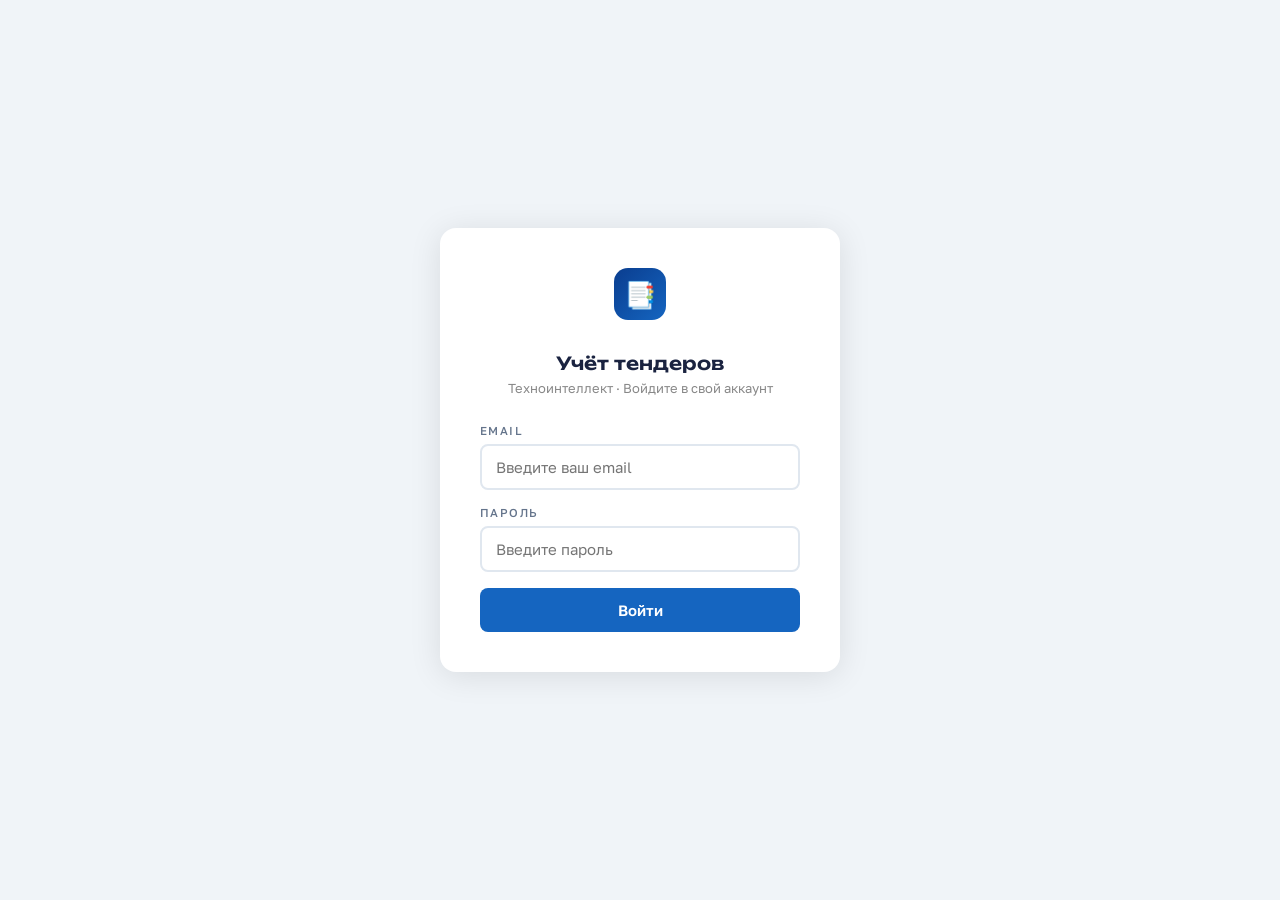
<file: balance.html>
<!DOCTYPE html>
<html lang="ru">
<head>
<meta charset="UTF-8">
<meta name="robots" content="noindex, nofollow, noarchive">
<meta name="viewport" content="width=device-width, initial-scale=1.0">
<title>Баланс — Учёт тендеров</title>
<link rel="stylesheet" href="styles.css">
<script src="diag.js"></script>
<script src="supabase-2.110.min.js"></script>
<script src="auth.js"></script>
<script src="common.js"></script>
</head>
<body>

<!-- ШАПКА -->
<header class="header">
  <div class="header-logo">📑</div>
  <div>
    <div class="header-title">Учёт тендеров</div>
    <div class="header-sub">Техноинтеллект</div>
  </div>
  <nav class="header-nav">
    <a href="index.html" class="nav-btn">Дашборд</a>
    <a href="balance.html" class="nav-btn active">Баланс</a>
    <span class="header-user" id="userName"></span>
    <button class="btn-exit" onclick="Auth.signOut()">Выйти</button>
  </nav>
</header>

<div class="container" style="max-width:960px">

  <div id="errorBanner" class="error-banner"></div>

  <!-- ТЕКУЩИЙ БАЛАНС -->
  <div class="card balance-card">
    <div class="kpi-label">Текущий баланс</div>
    <div class="balance-value" id="balanceValue">—</div>
    <div class="balance-sub" id="balanceSub">&nbsp;</div>
  </div>

  <!-- ПОПОЛНЕНИЕ (только owner) -->
  <div class="card form-card owner-only">
    <div class="form-section-title">Пополнить баланс</div>
    <div class="pay-form">
      <div>
        <label class="form-label" for="payAmount">Сумма, ₽</label>
        <input type="text" class="form-input" id="payAmount" inputmode="decimal" placeholder="30 600">
      </div>
      <div>
        <label class="form-label" for="payDate">Дата</label>
        <input type="date" class="form-input" id="payDate">
      </div>
      <div class="pay-note">
        <label class="form-label" for="payNote">Примечание</label>
        <input type="text" class="form-input" id="payNote" placeholder="За какие тендеры / период">
      </div>
      <button type="button" class="btn-primary" id="btnAddPayment">Пополнить</button>
    </div>
    <details class="adj-details" id="adjDetails">
      <summary>Корректировка</summary>
      <label class="checkbox-row">
        <input type="checkbox" id="payAdjustment">
        Провести как корректировку (сумма может быть отрицательной)
      </label>
    </details>
    <div class="error-banner" id="payError" style="margin:14px 0 0"></div>
    <div class="ok-note" id="payOk" style="margin:14px 0 0"></div>
  </div>

  <!-- ЛЕНТА ОПЕРАЦИЙ -->
  <div class="card">
    <div class="feed-header">Операции</div>
    <div id="feedList"></div>
    <div class="feed-total" id="feedTotal" style="display:none"></div>
    <div class="empty-state" id="feedEmpty" style="display:none">
      <div class="empty-state-icon">💳</div>
      <div class="empty-state-title">Операций пока нет</div>
      <div class="empty-state-text">Пополнения и начисления появятся здесь</div>
    </div>
  </div>

</div>

<script>
(function () {
  var _payments = [];
  var _tenders = [];

  function $(id) { return document.getElementById(id); }

  function diag(step, detail) { if (window.TTDiag) TTDiag.log(step, detail); }

  function showError(msg) {
    var b = $('errorBanner');
    b.textContent = msg;
    b.style.display = 'block';
  }
  function showPayError(msg) {
    var b = $('payError');
    b.textContent = msg;
    b.style.display = 'block';
  }
  function showPayOk(msg) {
    var b = $('payOk');
    b.textContent = msg;
    b.style.display = 'block';
  }

  // Диагностика: любая необработанная ошибка страницы — текстом в баннер.
  // Исключение — AbortError: это просочившийся обрыв проигравшего hedge-канала
  // (или внутренний промис браузера/supabase-js), не ошибка для пользователя.
  window.addEventListener('error', function (e) { showError('Ошибка страницы: ' + e.message); });
  window.addEventListener('unhandledrejection', function (e) {
    var r = e.reason;
    if (r && (r.name === 'AbortError' || /abort/i.test(r.message || ''))) {
      diag('abort:leaked', r.message || String(r));
      return;
    }
    showError('Ошибка запроса: ' + ((r && r.message) || r || 'неизвестно'));
  });

  function todayIso() {
    var n = new Date();
    return n.getFullYear() + '-' + ('0' + (n.getMonth() + 1)).slice(-2) + '-' + ('0' + n.getDate()).slice(-2);
  }

  // ═══ КАРТОЧКА БАЛАНСА ═══
  function renderBalance(balance) {
    var el = $('balanceValue');
    var sub = $('balanceSub');
    el.textContent = Common.fmtMoney(balance);
    el.classList.remove('pos', 'neg');
    if (balance < 0) {
      el.classList.add('neg');
      sub.textContent = 'Техноинтеллект должен за выполненную работу';
    } else if (balance > 0) {
      el.classList.add('pos');
      sub.textContent = 'Аванс';
    } else {
      sub.innerHTML = '&nbsp;';
    }
  }

  // ═══ ЛЕНТА: пополнения + начисления (тендеры с total > 0) ═══
  function buildFeed() {
    var items = [];
    _payments.forEach(function (p) {
      items.push({
        type: 'payment',
        date: String(p.paid_at || '').slice(0, 10),
        created: p.created_at || '',
        amount: Number(p.amount) || 0,
        kind: p.kind,
        note: p.note
      });
    });
    _tenders.forEach(function (t) {
      var total = Number(t.total) || 0;
      if (total <= 0) return;
      items.push({
        type: 'accrual',
        date: String(t.deadline_date || t.created_at || '').slice(0, 10),
        created: t.created_at || '',
        amount: -total,
        id: t.id,
        number: t.notice_number,
        subject: t.subject
      });
    });
    items.sort(function (a, b) {
      if (a.date !== b.date) return a.date < b.date ? 1 : -1;
      return a.created < b.created ? 1 : -1;
    });
    return items;
  }

  function renderFeed() {
    var items = buildFeed();
    var list = $('feedList');
    var total = $('feedTotal');
    var esc = Common.esc;

    if (!items.length) {
      list.innerHTML = '';
      total.style.display = 'none';
      $('feedEmpty').style.display = 'block';
      return;
    }
    $('feedEmpty').style.display = 'none';

    list.innerHTML = items.map(function (it) {
      if (it.type === 'payment') {
        var badge = it.kind === 'adjustment'
          ? '<span class="feed-badge badge-adj">Корректировка</span>'
          : '<span class="feed-badge badge-topup">Пополнение</span>';
        var cls = it.amount >= 0 ? 'pos' : 'neg';
        var sign = it.amount >= 0 ? '+' : '-';
        return '<div class="feed-row">' +
          '<div class="feed-date">' + Common.fmtDate(it.date) + '</div>' +
          '<div class="feed-main">' + badge +
            (it.note ? '<span class="feed-note">' + esc(it.note) + '</span>' : '') +
          '</div>' +
          '<div class="feed-amount ' + cls + '">' + sign + Common.fmtMoney(Math.abs(it.amount)) + '</div>' +
          '</div>';
      }
      return '<div class="feed-row">' +
        '<div class="feed-date">' + Common.fmtDate(it.date) + '</div>' +
        '<div class="feed-main"><span class="feed-badge badge-accrual">Начисление</span>' +
          '<a class="feed-link" href="tender.html?id=' + encodeURIComponent(it.id) + '">' +
            esc(it.number || '') + (it.subject ? ' - ' + esc(it.subject) : '') +
          '</a>' +
        '</div>' +
        '<div class="feed-amount neg">-' + Common.fmtMoney(Math.abs(it.amount)) + '</div>' +
        '</div>';
    }).join('');

    // строка сверки: Σ пополнений - Σ начислений = баланс
    var sumPay = _payments.reduce(function (s, p) { return s + (Number(p.amount) || 0); }, 0);
    var sumAcc = _tenders.reduce(function (s, t) { return s + (Number(t.total) || 0); }, 0);
    total.style.display = '';
    total.textContent = 'Пополнения и корректировки ' + Common.fmtMoney(sumPay) +
      ' - начисления ' + Common.fmtMoney(sumAcc) +
      ' = ' + Common.fmtMoney(sumPay - sumAcc);
  }

  // ═══ ЗАГРУЗКА ═══
  function refresh() {
    diag('refresh:start');
    return Promise.all([Common.getBalance(), Common.listPayments(), Common.listTenders()])
      .then(function (res) {
        _payments = res[1] || [];
        _tenders = res[2] || [];
        diag('data:rows', 'баланс ' + res[0] + ', операций ' + _payments.length + ', тендеров ' + _tenders.length);
        renderBalance(res[0]);
        renderFeed();
        diag('load:done');
      }).catch(function (e) {
        diag('refresh:error', e.message);
        showError('Не удалось загрузить данные: ' + e.message);
      });
  }

  // ═══ ПОПОЛНЕНИЕ / КОРРЕКТИРОВКА (owner) ═══
  function addPayment() {
    $('payError').style.display = 'none';
    $('payOk').style.display = 'none';
    var amount = Common.parseDecimal($('payAmount').value);
    var isAdj = $('payAdjustment').checked;
    var date = $('payDate').value;
    if (amount === null || isNaN(amount)) { showPayError('Укажите сумму числом'); return; }
    if (!isAdj && amount <= 0) { showPayError('Сумма пополнения должна быть больше нуля'); return; }
    if (isAdj && amount === 0) { showPayError('Сумма корректировки не может быть нулевой'); return; }
    if (!date) { showPayError('Укажите дату'); return; }

    var btn = $('btnAddPayment');
    btn.disabled = true;
    var user = Auth.getUser();
    var rec = {
      paid_at: date,
      amount: amount,
      kind: isAdj ? 'adjustment' : 'topup',
      note: $('payNote').value.trim() || null,
      created_by: user ? user.user_id : null
    };
    // Снимок уже известных операций: по нему отличим наш новый платёж от старых
    var knownIds = {};
    _payments.forEach(function (p) { knownIds[String(p.id)] = true; });

    Common.addPayment(rec).then(function () {
      btn.disabled = false;
      clearPayForm();
      return refresh(); // карточка и лента обновляются без перезагрузки
    }).catch(function (e) {
      // Таймаут - платёж мог пройти. Слепой повтор задвоит сумму, поэтому сверяем ленту.
      if (Common.isTimeout(e)) { confirmPayment(rec, knownIds, btn); return; }
      btn.disabled = false;
      showPayError('Не удалось добавить: ' + e.message);
    });
  }

  function clearPayForm() {
    $('payAmount').value = '';
    $('payNote').value = '';
    $('payAdjustment').checked = false;
    $('adjDetails').removeAttribute('open');
  }

  /* Наш ли это платёж в свежей ленте: сумма, дата, вид совпали, id не из снимка,
     создан за последние 2 минуты (если created_at пришёл и разобрался). */
  function paymentLanded(rows, rec, knownIds) {
    var now = Date.now();
    return (rows || []).some(function (p) {
      if (knownIds[String(p.id)]) return false;
      if (Number(p.amount) !== Number(rec.amount)) return false;
      if (String(p.paid_at || '').slice(0, 10) !== String(rec.paid_at).slice(0, 10)) return false;
      if ((p.kind || '') !== rec.kind) return false;
      var ts = Date.parse(p.created_at);
      if (!isNaN(ts) && (now - ts) > 120000) return false; // старая запись - не наша
      return true;
    });
  }

  function confirmPayment(rec, knownIds, btn) {
    Common.confirmAfterTimeout(function () {
      return Common.listPayments().then(function (rows) { return paymentLanded(rows, rec, knownIds); });
    }).then(function (ok) {
      btn.disabled = false;
      if (!ok) {
        showPayError('Платёж не подтверждён - обновите страницу и проверьте ленту операций перед повторной попыткой');
        return;
      }
      clearPayForm();
      showPayOk((rec.kind === 'adjustment' ? 'Корректировка прошла' : 'Пополнение прошло') +
        ' - ответ сервера просто не дошёл');
      return refresh();
    });
  }

  // ═══ СТАРТ ═══
  function init() {
    var user = Auth.getUser();
    if (user) $('userName').textContent = user.display_name || user.email || '';
    if (!$('payDate').value) $('payDate').value = todayIso();
    refresh();
  }

  $('btnAddPayment').addEventListener('click', addPayment);

  if (window.Auth && Auth.isReady) {
    diag('page:start', 'auth уже готов — грузим сразу');
    init();
  } else {
    diag('page:start', 'ждём auth-ready');
    document.addEventListener('auth-ready', function () {
      diag('page:auth-ready', 'событие получено');
      init();
    });
  }
})();
</script>

</body>
</html>
</file>
<file: styles.css>
/* Учёт тендеров — общие стили.
   Палитра/токены из КП-конструктора; типографика по эталону tender-balance:
   Unbounded (заголовки) + Golos Text (текст) + JetBrains Mono (все цифры). */

/* Локальные шрифты (woff2, вариативные) — без запросов к fonts.googleapis.com */
@font-face{font-family:'Golos Text';font-style:normal;font-weight:400 900;font-display:swap;src:url('fonts/golos-text-v7-latin.woff2') format('woff2');unicode-range:U+0000-00FF,U+0131,U+0152-0153,U+02BB-02BC,U+02C6,U+02DA,U+02DC,U+0304,U+0308,U+0329,U+2000-206F,U+20AC,U+2122,U+2191,U+2193,U+2212,U+2215,U+FEFF,U+FFFD}
@font-face{font-family:'Golos Text';font-style:normal;font-weight:400 900;font-display:swap;src:url('fonts/golos-text-v7-latin-ext.woff2') format('woff2');unicode-range:U+0100-02BA,U+02BD-02C5,U+02C7-02CC,U+02CE-02D7,U+02DD-02FF,U+0304,U+0308,U+0329,U+1D00-1DBF,U+1E00-1E9F,U+1EF2-1EFF,U+2020,U+20A0-20AB,U+20AD-20C0,U+2113,U+2C60-2C7F,U+A720-A7FF}
@font-face{font-family:'Golos Text';font-style:normal;font-weight:400 900;font-display:swap;src:url('fonts/golos-text-v7-cyrillic.woff2') format('woff2');unicode-range:U+0301,U+0400-045F,U+0490-0491,U+04B0-04B1,U+2116}
@font-face{font-family:'JetBrains Mono';font-style:normal;font-weight:400 700;font-display:swap;src:url('fonts/jetbrains-mono-v24-latin.woff2') format('woff2');unicode-range:U+0000-00FF,U+0131,U+0152-0153,U+02BB-02BC,U+02C6,U+02DA,U+02DC,U+0304,U+0308,U+0329,U+2000-206F,U+20AC,U+2122,U+2191,U+2193,U+2212,U+2215,U+FEFF,U+FFFD}
@font-face{font-family:'JetBrains Mono';font-style:normal;font-weight:400 700;font-display:swap;src:url('fonts/jetbrains-mono-v24-latin-ext.woff2') format('woff2');unicode-range:U+0100-02BA,U+02BD-02C5,U+02C7-02CC,U+02CE-02D7,U+02DD-02FF,U+0304,U+0308,U+0329,U+1D00-1DBF,U+1E00-1E9F,U+1EF2-1EFF,U+2020,U+20A0-20AB,U+20AD-20C0,U+2113,U+2C60-2C7F,U+A720-A7FF}
@font-face{font-family:'JetBrains Mono';font-style:normal;font-weight:400 700;font-display:swap;src:url('fonts/jetbrains-mono-v24-cyrillic.woff2') format('woff2');unicode-range:U+0301,U+0400-045F,U+0490-0491,U+04B0-04B1,U+2116}
@font-face{font-family:'Unbounded';font-style:normal;font-weight:600;font-display:swap;src:url('fonts/unbounded-v12-600-latin.woff2') format('woff2');unicode-range:U+0000-00FF,U+0131,U+0152-0153,U+02BB-02BC,U+02C6,U+02DA,U+02DC,U+0304,U+0308,U+0329,U+2000-206F,U+20AC,U+2122,U+2191,U+2193,U+2212,U+2215,U+FEFF,U+FFFD}
@font-face{font-family:'Unbounded';font-style:normal;font-weight:600;font-display:swap;src:url('fonts/unbounded-v12-600-latin-ext.woff2') format('woff2');unicode-range:U+0100-02BA,U+02BD-02C5,U+02C7-02CC,U+02CE-02D7,U+02DD-02FF,U+0304,U+0308,U+0329,U+1D00-1DBF,U+1E00-1E9F,U+1EF2-1EFF,U+2020,U+20A0-20AB,U+20AD-20C0,U+2113,U+2C60-2C7F,U+A720-A7FF}
@font-face{font-family:'Unbounded';font-style:normal;font-weight:600;font-display:swap;src:url('fonts/unbounded-v12-600-cyrillic.woff2') format('woff2');unicode-range:U+0301,U+0400-045F,U+0490-0491,U+04B0-04B1,U+2116}

*{margin:0;padding:0;box-sizing:border-box}
:root{
  --blue:#1565C0;--blue-dark:#0D47A1;--blue-deeper:#0a3d8f;
  --blue-light:#E3F2FD;--blue-pale:#f0f7ff;
  --accent:#FF6F00;--accent-light:#FFF3E0;--accent-dark:#E65100;
  --text:#1a2332;--text-muted:#64748b;--text-light:#94a3b8;
  --border:#e2e8f0;--border-light:#f1f5f9;
  --bg:#f0f4f8;--glass:rgba(255,255,255,.75);
  --shadow:0 2px 8px rgba(0,0,0,.06),0 8px 24px rgba(0,0,0,.06);
  --shadow-lg:0 10px 40px rgba(0,0,0,.08),0 2px 8px rgba(0,0,0,.04);
  --radius:14px;--radius-sm:10px;
  --transition:all .25s cubic-bezier(.4,0,.2,1);
}
body{font-family:'Golos Text',system-ui,Arial,sans-serif;background:linear-gradient(180deg,#EEF2F7 0%,#E1E8F0 100%);color:var(--text);min-height:100vh;overflow-x:hidden}
input,select,button,textarea{font-family:inherit}
input:focus,select:focus,textarea:focus{outline:none;border-color:var(--blue)!important;box-shadow:0 0 0 3px rgba(21,101,192,.12)}
button:active{transform:scale(.97)}
::selection{background:var(--blue);color:#fff}
::-webkit-scrollbar{width:6px;height:6px}
::-webkit-scrollbar-track{background:transparent}
::-webkit-scrollbar-thumb{background:#c4cdd5;border-radius:3px}
::-webkit-scrollbar-thumb:hover{background:#94a3b8}

/* ═══ ВИДИМОСТЬ ПО РОЛЯМ (класс роли ставит auth.js на body) ═══ */
body:not(.role-owner) .owner-only{display:none!important}
body:not(.role-owner):not(.role-accountant) .accountant-edit{display:none!important}

/* ═══ ШАПКА (как в конструкторе) ═══ */
.header{background:linear-gradient(135deg,#0a3d8f,#1565C0,#2979d6);padding:16px 28px;display:flex;align-items:center;gap:16px;box-shadow:0 4px 20px rgba(13,71,161,.25);flex-wrap:wrap}
.header-logo{width:40px;height:40px;border-radius:10px;background:rgba(255,255,255,.12);backdrop-filter:blur(8px);display:flex;align-items:center;justify-content:center;overflow:hidden;font-size:20px;flex-shrink:0}
.header-title{color:#fff;font-family:'Unbounded',sans-serif;font-weight:600;font-size:16px;letter-spacing:.02em}
.header-sub{color:rgba(255,255,255,.55);font-size:10.5px;font-weight:400;text-transform:uppercase;letter-spacing:.14em}
.header-nav{display:flex;gap:5px;margin-left:auto;flex-wrap:wrap;align-items:center}
.nav-btn{padding:8px 20px;border-radius:24px;border:1.5px solid transparent;cursor:pointer;font-size:13px;font-weight:500;transition:all .25s ease;backdrop-filter:blur(4px);text-decoration:none;display:inline-block}
.nav-btn.active{background:#fff;color:#0D47A1;font-weight:700;box-shadow:0 2px 12px rgba(0,0,0,.1);border-color:rgba(255,255,255,.3)}
.nav-btn:not(.active){background:rgba(255,255,255,.1);color:rgba(255,255,255,.75);border-color:rgba(255,255,255,.08)}
.nav-btn:not(.active):hover{background:rgba(255,255,255,.18);color:#fff}
.header-user{color:rgba(255,255,255,.75);font-size:13px;font-weight:500;padding:0 6px 0 14px;white-space:nowrap}
.btn-exit{padding:8px 16px;border-radius:24px;border:1.5px solid rgba(255,255,255,.2);background:rgba(255,255,255,.1);color:rgba(255,255,255,.85);font-size:13px;font-weight:600;cursor:pointer;transition:all .25s ease}
.btn-exit:hover{background:rgba(255,255,255,.2);color:#fff}

/* ═══ КОНТЕЙНЕР ═══ */
.container{max-width:1440px;margin:0 auto;padding:24px 20px}

/* ═══ КАРТОЧКИ (glass, как .card / .module-card) ═══ */
.card{background:var(--glass);border-radius:var(--radius);box-shadow:var(--shadow);backdrop-filter:blur(12px);border:1px solid rgba(255,255,255,.6)}

/* ═══ KPI-КАРТОЧКИ ═══ */
.kpi-grid{display:grid;grid-template-columns:repeat(4,1fr);gap:16px;margin-bottom:24px}
.kpi-card{background:var(--glass);backdrop-filter:blur(16px);border-radius:var(--radius);box-shadow:var(--shadow);border:1px solid rgba(255,255,255,.6);border-left:4px solid var(--blue);padding:18px 20px;transition:var(--transition)}
.kpi-card:hover{transform:translateY(-3px);box-shadow:var(--shadow-lg)}
.kpi-label{font-size:11.5px;color:var(--text-muted);font-weight:500;text-transform:uppercase;letter-spacing:.14em;margin-bottom:8px}
.kpi-value{font-family:'Golos Text',system-ui,Arial,sans-serif;font-variant-numeric:tabular-nums;font-size:27px;font-weight:900;letter-spacing:-.01em;color:var(--blue);line-height:1.1;white-space:nowrap}
.kpi-value.pos{color:#2E7D32}
.kpi-value.neg{color:#C62828}
.kpi-sub{font-size:12.5px;color:var(--text-muted);font-weight:500;margin-top:6px}

/* ═══ ПАНЕЛЬ ФИЛЬТРОВ ═══ */
.toolbar{display:flex;gap:12px;flex-wrap:wrap;align-items:center;padding:18px;margin-bottom:16px}
.search-input{flex:1;min-width:200px;padding:12px 16px;border-radius:10px;border:1.5px solid var(--border);font-size:15px;background:#fff;transition:all .2s}
.search-input:hover{border-color:#90CAF9}
.search-input::placeholder{color:var(--text-light)}
.chips{display:flex;flex-wrap:wrap;gap:8px;padding:0 18px 18px}
.chip{padding:8px 16px;border-radius:24px;border:1.5px solid var(--border);background:rgba(255,255,255,.8);backdrop-filter:blur(8px);font-size:12.5px;font-weight:600;cursor:pointer;transition:var(--transition);display:flex;align-items:center;gap:6px;color:var(--text-muted);white-space:nowrap}
.chip .chip-count{background:var(--border-light);color:var(--text-light);padding:2px 7px;border-radius:10px;font-size:10.5px;font-weight:700;font-variant-numeric:tabular-nums;transition:var(--transition)}
.chip:hover{border-color:var(--blue);color:var(--blue);background:#fff}
.chip:hover .chip-count{background:var(--blue-light);color:var(--blue)}
.chip.active{background:linear-gradient(135deg,var(--blue-dark),var(--blue));border-color:var(--blue);color:#fff;box-shadow:0 4px 14px rgba(21,101,192,.25)}
.chip.active .chip-count{background:rgba(255,255,255,.2);color:#fff}

/* ═══ КНОПКИ (как в конструкторе) ═══ */
.btn-primary{padding:13px 34px;border-radius:10px;border:none;background:linear-gradient(135deg,#1565C0,#1E88E5);color:#fff;font-size:15px;font-weight:700;cursor:pointer;box-shadow:0 4px 14px rgba(21,101,192,.3);transition:all .2s;text-decoration:none;display:inline-flex;align-items:center;gap:8px}
.btn-primary:hover{box-shadow:0 6px 20px rgba(21,101,192,.4);transform:translateY(-1px)}
.btn-accent{padding:13px 38px;border-radius:10px;border:none;background:linear-gradient(135deg,#FF6F00,#FFA000);color:#fff;font-size:15px;font-weight:700;cursor:pointer;box-shadow:0 4px 14px rgba(255,111,0,.3);transition:all .2s}
.btn-accent:hover{box-shadow:0 6px 20px rgba(255,111,0,.4);transform:translateY(-1px)}
.btn-outline{padding:13px 30px;border-radius:10px;border:1.5px solid var(--border);background:#fff;font-size:14px;font-weight:600;cursor:pointer;transition:all .2s;color:var(--text);text-decoration:none;display:inline-flex;align-items:center;gap:8px}
.btn-outline:hover{border-color:var(--blue);color:var(--blue);box-shadow:0 2px 8px rgba(21,101,192,.08)}
.btn-danger{padding:6px 14px;border-radius:8px;border:none;background:#FFF0F0;color:#C62828;font-size:12px;font-weight:600;cursor:pointer;transition:all .15s}
.btn-danger:hover{background:#FFCDD2}

/* ═══ ТАБЛИЦА (как .preview-table) ═══ */
.table-wrap{overflow-x:auto;border-radius:var(--radius);-webkit-overflow-scrolling:touch}
.data-table{width:100%;border-collapse:collapse;min-width:900px}
.data-table th{padding:12px 12px;color:#fff;font-size:11px;font-weight:600;text-transform:uppercase;letter-spacing:.08em;text-align:left;background:linear-gradient(135deg,#0D47A1,#1565C0);white-space:nowrap}
.data-table th:first-child{border-radius:var(--radius) 0 0 0}
.data-table th:last-child{border-radius:0 var(--radius) 0 0}
.data-table td{padding:12px 12px;font-size:13.5px;border-bottom:1px solid #E8EDF2;background:rgba(255,255,255,.85)}
.data-table tr:nth-child(even) td{background:#F8FAFC}
.data-table tbody tr{cursor:pointer;transition:background .15s}
.data-table tbody tr:hover td{background:#EFF6FF}
.td-num{font-weight:700;white-space:nowrap}
.td-law{font-size:10px;font-weight:700;color:var(--blue);background:var(--blue-light);border-radius:6px;padding:2px 8px;display:inline-block;margin-top:3px}
.td-money{text-align:right;white-space:nowrap;font-weight:500;font-family:'JetBrains Mono',ui-monospace,monospace;font-variant-numeric:tabular-nums}
.td-date{white-space:nowrap;font-family:'JetBrains Mono',ui-monospace,monospace;font-variant-numeric:tabular-nums}

/* ═══ БЕЙДЖ СТАТУСА (как .card-badge / .tag) ═══ */
.status-badge{padding:5px 12px;border-radius:20px;font-size:11px;font-weight:700;letter-spacing:.3px;display:inline-flex;align-items:center;gap:5px;white-space:nowrap}
.status-badge::before{content:'';width:6px;height:6px;border-radius:50%;background:currentColor;opacity:.7}

/* ═══ ПУСТОЕ СОСТОЯНИЕ / ОШИБКИ ═══ */
.empty-state{text-align:center;padding:80px 20px}
.empty-state-icon{font-size:56px;margin-bottom:16px;opacity:.3}
.empty-state-title{font-size:18px;font-weight:700;color:var(--text);margin-bottom:6px}
.empty-state-text{font-size:13px;color:var(--text-muted)}
.error-banner{display:none;font-size:13px;color:#C62828;background:#FFF5F5;border:1px solid #FFCDD2;border-radius:var(--radius-sm);padding:12px 16px;margin-bottom:16px}

/* ═══ ФОРМЫ (для tender.html / balance.html, Фаза 4) ═══ */
.form-grid{display:grid;grid-template-columns:1fr 1fr;gap:16px}
.form-label{font-size:12px;font-weight:500;color:var(--blue);margin-bottom:5px;display:block;text-transform:uppercase;letter-spacing:.12em}
.form-input{padding:12px 16px;border-radius:10px;border:1.5px solid var(--border);font-size:15px;width:100%;background:#fff;transition:all .2s}
.form-input:hover{border-color:#90CAF9}

/* ═══ АДАПТИВ ═══ */
@media(max-width:1000px){
  .kpi-grid{grid-template-columns:repeat(2,1fr)}
}
@media(max-width:600px){
  .header{padding:14px 16px}
  .header-nav{width:100%;margin-left:0}
  .header-user{display:none}
  .container{padding:16px 12px}
  .kpi-value{font-size:22px}
  .toolbar{padding:14px}
  .form-grid{grid-template-columns:1fr}
}
@media(max-width:400px){
  .kpi-grid{grid-template-columns:1fr;gap:10px}
  .nav-btn{padding:7px 14px;font-size:12px}
  .kpi-card{padding:14px 16px}
}

/* ═══ ФАЗА 4: tender.html + balance.html ═══ */
.page-head{display:flex;align-items:center;gap:12px;margin-bottom:20px;flex-wrap:wrap}
.page-title{font-family:'Unbounded',sans-serif;font-size:20px;font-weight:600;letter-spacing:-.01em;color:var(--text)}
.law-badge{font-size:11px;font-weight:700;color:var(--blue);background:var(--blue-light);border-radius:6px;padding:4px 10px;display:inline-block}

.form-card{padding:22px 24px;margin-bottom:18px}
.form-section-title{font-family:'Unbounded',sans-serif;font-size:12.5px;font-weight:600;color:var(--blue-dark);text-transform:uppercase;letter-spacing:.06em;margin-bottom:16px}
.form-grid-3{grid-template-columns:repeat(3,1fr)}
.field-full{grid-column:1/-1}
textarea.form-input{resize:vertical;min-height:60px}
select.form-input{cursor:pointer}
.form-input:disabled{background:#F1F5F9;color:#64748b;-webkit-text-fill-color:#64748b;cursor:not-allowed;opacity:1}
.checkbox-row{display:flex;align-items:center;gap:9px;font-size:13px;font-weight:500;color:var(--text);cursor:pointer}
.checkbox-row input{width:16px;height:16px;accent-color:var(--blue);flex-shrink:0}
.total-line{grid-column:1/-1;display:flex;justify-content:flex-end;align-items:baseline;gap:12px;border-top:1px dashed var(--border);padding-top:12px}
.total-line .total-label{font-size:12px;font-weight:500;color:var(--text-muted);text-transform:uppercase;letter-spacing:.14em}
.total-line .total-value{font-family:'JetBrains Mono',ui-monospace,monospace;font-variant-numeric:tabular-nums;font-size:21px;font-weight:700;letter-spacing:-.02em;color:var(--blue)}
.form-actions{display:flex;gap:12px;align-items:center;margin:4px 0 32px;flex-wrap:wrap}
.btn-danger-lg{padding:13px 26px;border-radius:10px;border:1.5px solid #FFCDD2;background:#FFF5F5;color:#C62828;font-size:14px;font-weight:700;cursor:pointer;transition:all .2s;margin-left:auto}
.btn-danger-lg:hover{background:#FFEBEE;box-shadow:0 2px 10px rgba(198,40,40,.15)}
.btn-sm{padding:8px 18px;font-size:13px}

/* автозаполнение */
.lookup-row{display:flex;gap:12px;flex-wrap:wrap;align-items:center}
.lookup-row .form-input{flex:1;min-width:220px;width:auto}
.spinner{display:none;width:20px;height:20px;border:2.5px solid #E3E8F0;border-top-color:var(--blue);border-radius:50%;animation:tt-spin .8s linear infinite;flex-shrink:0}
@keyframes tt-spin{to{transform:rotate(360deg)}}
.warn-banner{display:none;align-items:center;gap:12px;flex-wrap:wrap;font-size:13px;font-weight:500;color:#8a5a00;background:#FFF8E1;border:1px solid #FFE082;border-radius:var(--radius-sm);padding:12px 16px;margin-top:14px}
.ok-note{display:none;font-size:13px;font-weight:500;color:#2E7D32;background:#E8F5E9;border:1px solid #C8E6C9;border-radius:var(--radius-sm);padding:12px 16px;margin-top:14px}

/* баланс */
.balance-card{padding:26px 28px;margin-bottom:18px;border-left:4px solid var(--blue)}
.balance-value{font-family:'Golos Text',system-ui,Arial,sans-serif;font-variant-numeric:tabular-nums;font-size:36px;font-weight:900;letter-spacing:-.01em;color:var(--text-muted);line-height:1.1;margin-top:8px;white-space:nowrap}
.balance-value.pos{color:#2E7D32}
.balance-value.neg{color:#C62828}
.balance-sub{font-size:13.5px;color:var(--text-muted);font-weight:500;margin-top:8px}
.pay-form{display:grid;grid-template-columns:170px 170px 1fr auto;gap:12px;align-items:end}
.adj-details{margin-top:14px;font-size:13px}
.adj-details summary{cursor:pointer;color:var(--text-muted);font-weight:500;font-size:12px;text-transform:uppercase;letter-spacing:.12em;user-select:none}
.adj-details[open] summary{color:var(--accent-dark)}
.adj-details .checkbox-row{margin-top:10px}

/* лента операций */
.feed-header{font-family:'Unbounded',sans-serif;font-size:12.5px;font-weight:600;color:var(--blue-dark);text-transform:uppercase;letter-spacing:.06em;padding:20px 24px 12px}
.feed-row{display:flex;align-items:center;gap:14px;padding:13px 24px;border-top:1px solid #EDF2F7;font-size:13.5px}
.feed-date{width:88px;flex-shrink:0;color:var(--text-muted);white-space:nowrap;font-family:'JetBrains Mono',ui-monospace,monospace;font-variant-numeric:tabular-nums;font-size:12.5px}
.feed-main{flex:1;display:flex;align-items:center;gap:10px;flex-wrap:wrap;min-width:0}
.feed-badge{font-size:10px;font-weight:700;border-radius:6px;padding:3px 9px;white-space:nowrap;letter-spacing:.3px}
.badge-topup{background:#E8F5E9;color:#2E7D32}
.badge-adj{background:#FFF3E0;color:#E65100}
.badge-accrual{background:var(--blue-light);color:var(--blue-dark)}
.feed-note{color:var(--text-muted)}
.feed-link{color:var(--text);text-decoration:none;font-weight:500}
.feed-link:hover{color:var(--blue);text-decoration:underline}
.feed-amount{margin-left:auto;font-weight:700;white-space:nowrap;font-family:'JetBrains Mono',ui-monospace,monospace;font-variant-numeric:tabular-nums;font-size:14px}
.feed-amount.pos{color:#2E7D32}
.feed-amount.neg{color:#C62828}
.feed-total{padding:14px 24px;font-size:13px;font-weight:600;color:var(--text-muted);border-top:2px solid var(--border);font-variant-numeric:tabular-nums}

@media(max-width:800px){
  .pay-form{grid-template-columns:1fr 1fr}
  .pay-form .pay-note{grid-column:1/-1}
  .form-grid-3{grid-template-columns:1fr}
  .balance-value{font-size:27px}
  .feed-row{padding:12px 16px}
  .feed-header,.feed-total{padding-left:16px;padding-right:16px}
}

/* ═══ ПЛОТНАЯ ТАБЛИЦА ДАШБОРДА + РАСКРЫВАЮЩАЯСЯ СТРОКА ═══ */
.data-table.dense{min-width:1120px}
.data-table.dense th{padding:9px 8px;font-size:10.5px;letter-spacing:.06em}
.data-table.dense td{padding:8px 8px;font-size:13px;line-height:1.35}
.num-mono{font-family:'JetBrains Mono',ui-monospace,Consolas,monospace;font-variant-numeric:tabular-nums;font-size:12.5px;font-weight:500}
.data-table.dense .td-law{margin-top:2px;padding:1px 6px;font-size:9.5px}
/* бейдж «Подача от» (ТИ/НТНЭ) в ряду бейджей ячейки «№ закупки»: серый, чтобы отличался от law-бейджа */
.bidder-badge{font-size:9.5px;font-weight:700;color:var(--text-muted);background:#F1F5F9;border:1px solid var(--border);border-radius:6px;padding:0 6px;display:inline-block;margin-top:2px;line-height:1.5}
.cell-main{display:block;max-width:280px;overflow:hidden;text-overflow:ellipsis;white-space:nowrap;font-weight:600}
.cell-sub{display:block;max-width:280px;overflow:hidden;text-overflow:ellipsis;white-space:nowrap;color:var(--text-muted);font-size:12px;font-weight:400;margin-top:1px}
.td-platform .cell-main{max-width:130px;font-weight:500}
.td-total{font-weight:800;color:var(--blue-dark)}
.dl-red{color:#C62828;font-weight:800}
.dl-yellow{color:#B45309;font-weight:800}
/* зебра: nth-child ломается детальными строками - красим классом row-alt из JS */
.data-table.dense tr:nth-child(even) td{background:rgba(255,255,255,.85)}
.data-table.dense tr.row-alt td{background:#F8FAFC}
.data-table.dense td{vertical-align:top}
.data-table.dense .td-subject .cell-main{white-space:normal;overflow:visible;text-overflow:clip;line-height:1.3}
.data-table.dense tbody tr.main-row:hover td{background:#EFF6FF}
/* раскрытая пара: родитель + детали читаются единым блоком */
.data-table.dense tbody tr.main-row.expanded td,
.data-table.dense tbody tr.main-row.expanded:hover td{background:#E3F2FD;border-bottom:none}
.data-table.dense tbody tr.detail-row td,
.data-table.dense tbody tr.detail-row:hover td{
  background:#E9EEF6;cursor:default;padding:18px 22px 20px;
  border-left:4px solid var(--blue);
  box-shadow:inset 0 8px 8px -8px rgba(0,0,0,.15),inset 0 -8px 8px -8px rgba(0,0,0,.15);
}

/* select статуса, стилизованный под бейдж (только owner) */
.status-select{appearance:none;-webkit-appearance:none;-moz-appearance:none;border:none;border-radius:20px;padding:5px 24px 5px 12px;font-size:11px;font-weight:700;letter-spacing:.3px;cursor:pointer;max-width:180px;background-image:url("data:image/svg+xml;charset=utf-8,%3Csvg xmlns='http://www.w3.org/2000/svg' width='8' height='5' viewBox='0 0 8 5'%3E%3Cpath d='M0 0l4 5 4-5z' fill='%2364748b'/%3E%3C/svg%3E");background-repeat:no-repeat;background-position:right 9px center}
.status-select:disabled{opacity:.55;cursor:wait}

/* сетка внутри раскрытой строки */
.detail-grid{display:grid;grid-template-columns:repeat(3,minmax(160px,1fr));gap:12px 28px}
.di-full{grid-column:1/-1}
.detail-label{font-size:11px;font-weight:500;color:var(--text-muted);text-transform:uppercase;letter-spacing:.12em;margin-bottom:3px}
.detail-value{font-size:13.5px;font-weight:500;color:var(--text)}
.detail-comment{white-space:pre-wrap}
.detail-section{grid-column:1/-1;font-family:'Unbounded',sans-serif;font-size:11px;font-weight:600;color:var(--blue-dark);text-transform:uppercase;letter-spacing:.06em;border-top:1px dashed var(--border);padding-top:10px}
.lookup-tag{font-size:10.5px;font-weight:600;color:var(--text-light);letter-spacing:.08em}
.detail-actions{grid-column:1/-1;padding-top:2px}

/* блок «Вознаграждение» в раскрытой строке: мини-ячейки подпись+сумма */
.fee-grid{display:flex;flex-wrap:wrap;gap:8px;align-items:stretch}
.fee-cell{background:rgba(255,255,255,.75);border:1px solid var(--border);border-radius:8px;padding:8px 14px;min-width:112px}
.fee-lbl{font-size:10px;font-weight:500;color:var(--text-muted);text-transform:uppercase;letter-spacing:.12em;margin-bottom:3px;white-space:nowrap}
.fee-val{font-family:'JetBrains Mono',ui-monospace,monospace;font-variant-numeric:tabular-nums;font-size:14px;font-weight:600;color:var(--text);white-space:nowrap}
.fee-cell.zero .fee-val{color:var(--text-light);font-weight:400}
.fee-cell.fee-sum{background:var(--blue-pale);border:1.5px solid var(--blue);padding:7.5px 16px}
.fee-cell.fee-sum .fee-lbl{color:var(--blue)}
.fee-cell.fee-sum .fee-val{font-size:16px;font-weight:700;color:var(--blue-dark)}

/* ═══ ДОКУМЕНТЫ ТЕНДЕРА ═══ */
/* tender.html: карточка «Документы» */
.doc-upload{display:flex;gap:12px;flex-wrap:wrap;align-items:center;margin-bottom:16px}
.doc-upload select.form-input{width:auto;min-width:150px;flex:0 0 auto}
.doc-upload input[type=file]{flex:1;min-width:220px;width:auto;padding:9px 12px;font-size:13px;cursor:pointer}
.doc-hint{font-size:13px;color:var(--text-muted);background:#F8FAFC;border:1px dashed var(--border);border-radius:var(--radius-sm);padding:14px 16px}
.doc-empty{font-size:13px;color:var(--text-light);padding:4px 2px}
.doc-list{display:flex;flex-direction:column;gap:8px}
.doc-row{display:flex;align-items:center;gap:12px;border:1px solid var(--border);border-radius:10px;padding:10px 14px;background:#fff;transition:all .15s}
.doc-row:hover{border-color:var(--blue);box-shadow:0 2px 8px rgba(21,101,192,.08)}
.doc-icon{font-size:20px;line-height:1;flex-shrink:0}
.doc-main{flex:1;min-width:0}
.doc-name{font-size:13.5px;font-weight:600;color:var(--text);white-space:nowrap;overflow:hidden;text-overflow:ellipsis}
.doc-meta{font-size:11.5px;color:var(--text-muted);margin-top:2px}
.doc-row .btn-outline,.doc-row .btn-danger{flex-shrink:0}

/* index.html: скрепка в строке и список в раскрытии */
.doc-clip{margin-left:6px;font-size:11px;font-weight:600;color:var(--text-muted);white-space:nowrap}
.detail-docs{display:flex;flex-direction:column;gap:6px}
.detail-doc{display:flex;align-items:center;gap:8px;min-width:0}
.detail-doc-name{font-size:13px;font-weight:500;color:var(--text);white-space:nowrap;overflow:hidden;text-overflow:ellipsis;max-width:min(420px,55%)}
.detail-doc-meta{font-size:11px;color:var(--text-muted);white-space:nowrap}
.doc-link{background:none;border:none;padding:0;font-family:inherit;font-size:12.5px;font-weight:600;color:var(--blue);text-decoration:underline;cursor:pointer;white-space:nowrap}
.doc-link:hover{color:var(--blue-dark)}
.doc-link:disabled{color:var(--text-light);cursor:wait}

/* ═══ ССЫЛКА НА САЙТ ПЛОЩАДКИ (ЭТП) ═══ */
/* index.html: домен в колонке «Площадка» */
.platform-link{color:var(--blue);text-decoration:none}
.platform-link:hover{color:var(--blue-dark);text-decoration:underline}
/* tender.html: иконка «↗» рядом с полем Площадка */
.platform-open{font-size:13px;font-weight:600;color:var(--blue);text-decoration:none;margin-left:4px}
.platform-open:hover{color:var(--blue-dark);text-decoration:underline}
</file>
